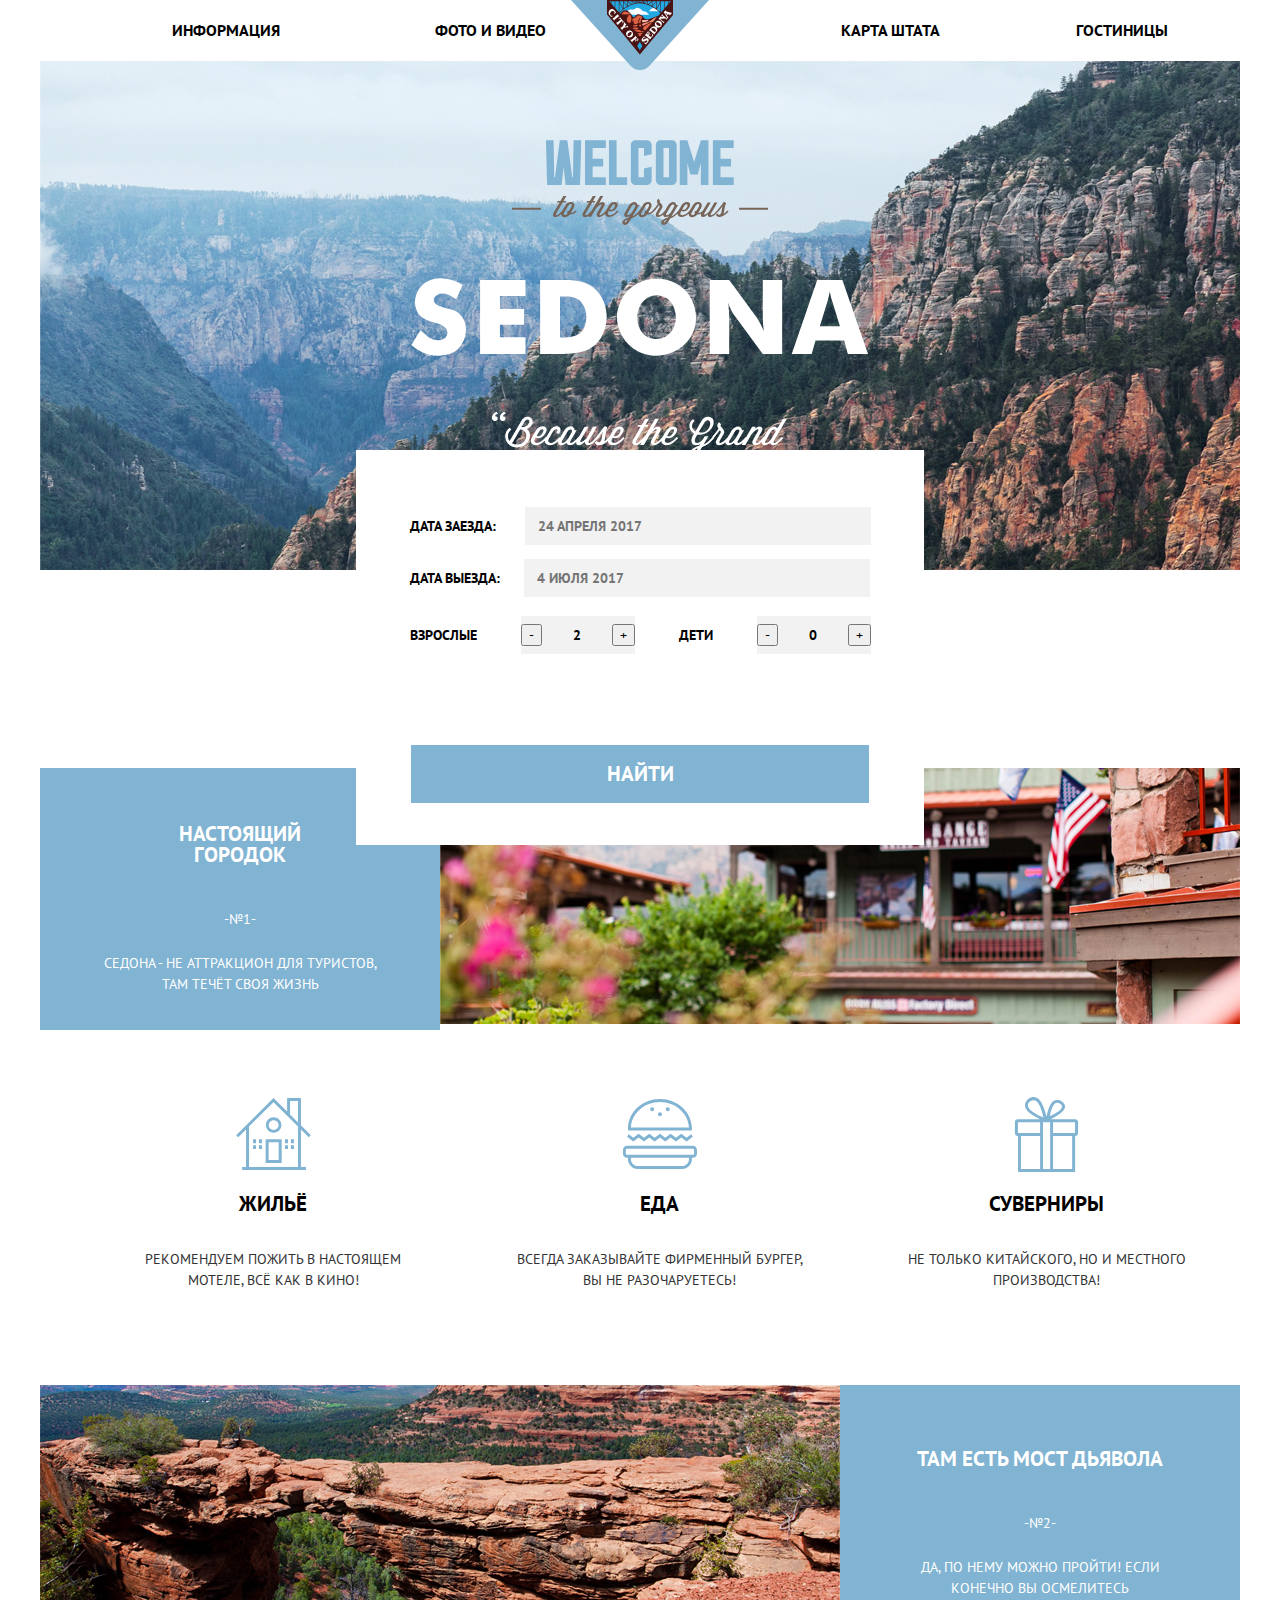
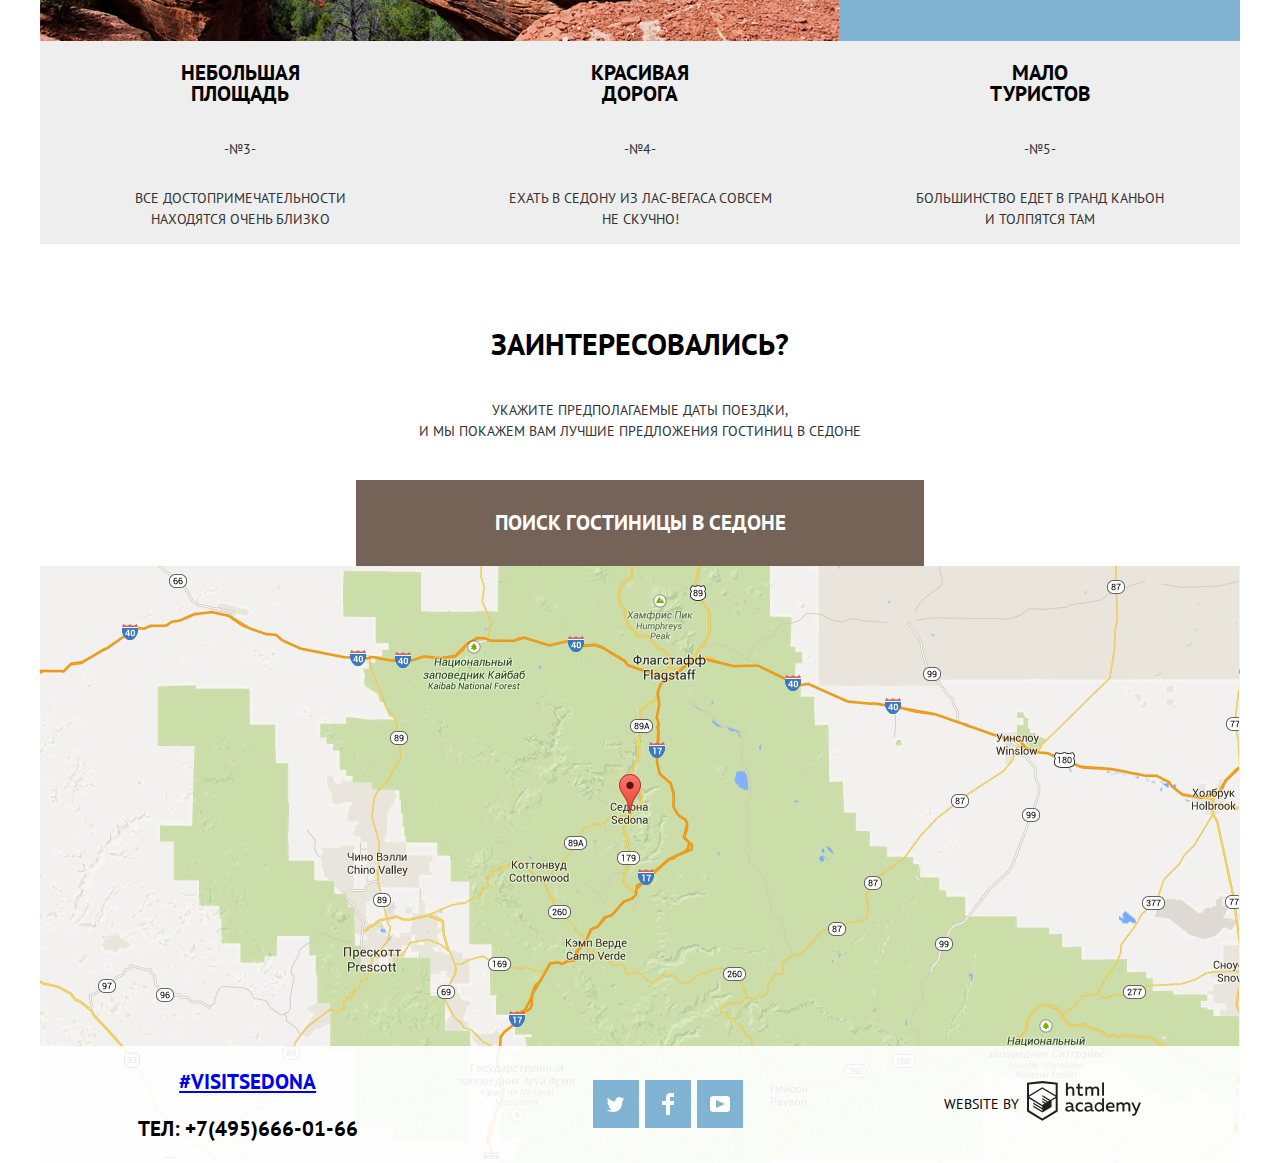
<file: index.html>
<!DOCTYPE html>
<html class="page" lang="ru">

  <head>
    <meta charset="utf-8">
    <link href="https://fonts.googleapis.com/css2?family=PT+Sans:wght@400;700&display=swap" rel="stylesheet">
    <link rel="preconnect" href="https://fonts.gstatic.com">
    <link rel="stylesheet" href="css/normalize.css">
    <link rel="stylesheet" href="css/style.css"> 
    
    <link rel="apple-touch-icon" sizes="180x180" href="image/apple-touch-icon.png">
    <link rel="icon" type="image/png" sizes="32x32" href="image/favicon-32x32.png">
    <link rel="icon" type="image/png" sizes="16x16" href="image/favicon-16x16.png">
    <link rel="manifest" href="image/site.webmanifest">
    <link rel="mask-icon" href="image/safari-pinned-tab.svg" color="#5bbad5">
    <meta name="msapplication-TileColor" content="#da532c">
    <meta name="theme-color" content="#ffffff">
    
    <meta name="viewport" content="width=device-width, initial-scale=1.0">
    <title>HTML Academy: Седона</title>
  </head>


  <body class="page-body">

    <div class="index-grid">

    <header class="main-header">
      <nav class="main-navigation">
          <ul class="site-navigation">
            <li class="list-nav-item list-unstyled"><a href="#">Информация</a></li>
            <li class="list-nav-item list-unstyled"><a href="#">Фото и видео</a></li>
            <li class="list-nav-item list-unstyled"><a href="#">Карта штата</a></li>
            <li class="list-nav-item list-unstyled"><a href="catalog.html">Гостиницы</a></li>
          </ul>
          <a class="main-header-logo">
            <img src="image/logo.svg" width="138" height="70" alt="Логотип города Седона">
          </a>
      </nav>

    </header>


    <main class="main-container">

      <div class="logo-index">      
        <!--<img  class="main-photo" src="image/main-background-photo.jpg" width="1200" height="509" alt="Каньон города Седона">-->
        <!--<img class="logo-welcome" src="image/welcome.svg" alt="Добро пожаловать в город Седона" width="456" height="350">-->   
      </div>

      <section>

        <article class="promo">
          <h2 class="main-header-title text-center promo-content">Седона - небольшой городок в аризоне, заслуживающий большего!</h2>
          <p class="main-text-content text-center text-content">Рассмотрим 5 причин, по которым Седона круче, чем Гранд Каньон!</p>
        </article>

        <article class="main-card">
          <div class="benefits">
            <h3 class="main-title">Настоящий<br> городок</h3>
            <p class="main-card-text">-№1-</p>
            <p class="main-card-text">Седона - не аттракцион для туристов, там течёт своя жизнь</p>
          </div>
          <div>
            <img src="image/city-of-sedona.jpg" width="800" height="256" alt="Фото города Седона">
          </div>
        </article>

        <section class="features">
          <ul class="features-list">
            <li class="feature-item list-unstyled text-center">
              <img src="image/icon-house.svg" width="75" height="76">
              <h3 class="features-title">Жильё</h3>
              <p class="features-text-content">Рекомендуем пожить в настоящем<br> мотеле, всё как в кино!</p>
            </li>
            <li class="feature-item list-unstyled text-center">
              <img src="image/icon-burger.svg" width="75" height="76">
              <h3 class="features-title">Еда</h3>
              <p class="features-text-content">Всегда заказывайте фирменный бургер,<br> вы не разочаруетесь!</p>
            </li>
            <li class="feature-item list-unstyled text-center">
              <img src="image/icon-gifts.svg" width="75" height="76">
              <h3 class="features-title">Суверниры</h3>
              <p class="features-text-content">Не только китайского, но и местного<br> производства!</p>
            </li>
          </ul>
        </section>

        <article class="main-card">
          <img src="image/devil's-bridge.jpg" width="800" height="256" alt="Мост Дьявола">
          <div class="benefits">
            <h3 class="main-title">Там есть мост дьявола</h3>
            <p class="main-card-text">-№2-</p>
            <p class="main-card-text">Да, по нему можно пройти! Если конечно вы осмелитесь</p>
          </div>
        </article>

        <section class="features-block">

          <article class="feature-block">
            <h3 class="features-title">Небольшая<br> площадь</h3>
            <p class="main-text-content">-№3-</p>
            <p class="main-text-content">Все достопримечательности<br> находятся очень близко</p>
          </article>  

          <article class="feature-block">
            <h3 class="features-title">Красивая<br> дорога</h3>
            <p class="main-text-content">-№4-</p>
            <p class="main-text-content">Ехать в Седону из Лас-Вегаса совсем<br> не скучно!</p>
          </article>

          <article class="feature-block">
            <h3 class="features-title">Мало<br> туристов</h3>
            <p class="main-text-content">-№5-</p>
            <p class="main-text-content">Большинство едет в гранд Каньон<br>и толпятся там</p>
          </article>
          
        </section>  

      </section>

      <section class="search">
        <p class="caption">Заинтересовались?</p>
        <p class="main-text-content">Укажите предполагаемые даты поездки,<br> и мы покажем вам лучшие предложения гостиниц в Седоне</p>
        <button class="search-house" type="submit">
          Поиск гостиницы в Седоне
        </button>
      </section>

    </main>


    <footer class="main-footer main-footer-img">

      <!--<img class="footer-map" src="image/map.jpg" width="1200" height="600" alt="Каньон на карте штата">-->

      <section class="footer-social">
        <div class="phone-block">
          <a href=#>#VISITSEDONA</a><br>
          <p class="contacts-block">
            ТЕЛ: <a class="contacts-phone" href="tel:+7(495)6660166">+7(495)666-01-66</a>
          </p>
        </div>

        <div>
          <ul class="footer-social-list">
            <li class="footer-social-item list-unstyled">
              <a class="social-button" href="#">
                <svg class="social-icon" width="17" height="16" viewBox="0 0 17 16" fill="none" xmlns="http://www.w3.org/2000/svg">
                  <path d="M10.95 1.14409C12.635 0.648089 13.934 1.41409 14.527 2.32309C15.2 2.09209 15.858 1.84209 16.538 1.61509C16.5249 
                  2.30145 16.2117 2.94761 15.681 3.38309C16.366 3.55309 16.985 2.89209 16.985 2.89209C16.816 3.89209 15.979 4.68009 15.422 
                  4.91609C15.191 11.6661 12.247 16.1331 5.34498 15.9981H4.89898C4.48898 15.9981 0.734977 15.5381 0.000976562 14.1111C2.27198 14.3071 
                  3.89398 13.6891 4.69398 12.9341C3.73398 12.6341 2.01498 12.4571 1.71498 9.98409C2.06398 10.0901 2.27898 10.2121 2.90498 10.1031C1.70498 
                  9.24709 0.373977 8.53009 0.447977 6.33009C0.732977 6.65809 1.51498 6.86609 1.78798 6.80209C1.08498 6.56109 -0.182023 3.44209 0.893977 1.85009C2.71198 
                  3.70409 4.62898 5.45609 8.04598 5.62309C8.25398 3.33009 9.18298 1.79309 10.95 1.14409Z" fill="#ffffff"/>
                </svg>
              </a>
            </li>
            <li class="footer-social-item list-unstyled">
              <a class="social-button" href="#">
                <svg class="social-icon" width="12" height="22" viewBox="0 0 12 22" fill="none" xmlns="http://www.w3.org/2000/svg">
                  <path d="M12 4V0H8C5.79086 0 4 1.79086 4 4V8H0V12H4V22H8V12H12V8H8V4H12Z" fill="#ffffff"/>
                </svg>                
              </a>
            </li>
            <li class="footer-social-item list-unstyled">
              <a class="social-button" href="#">
                <svg class="social-icon" width="20" height="16" viewBox="0 0 20 16" fill="none" xmlns="http://www.w3.org/2000/svg">
                  <path fill-rule="evenodd" clip-rule="evenodd" d="M3 0H17C18.65 0 20 1.35 20 3V13C20 14.65 18.65 16 17 
                  16H3C1.35 16 0 14.65 0 13V3C0 1.35 1.35 0 3 0ZM6.027 4.002V11.998L15.014 8L6.027 4.002Z" fill="#ffffff"/>
                </svg>                
              </a>
            </li>
          </ul>
        </div>

        <div class="copyright">
          <p class="name-copyright-site">WEBSITE BY</p>
          <a class="button-logo" target="_blank" href="https://htmlacademy.ru/intensive/htmlcss">
            <img src="image/logo-htmlacademy.svg" alt="Логотип школы онлайн-образования HTML Academy">
          </a>
        </div>

      </section>

    </footer>

    </div>
    
    <section class="modal">
        
      <form class="date-form" action="" method="POST">

        <p>
          <label for="">Дата заезда:</label>
          <input class="form-icon date-input" type="text" placeholder="24 апреля 2017">
        </p>
        <p>
          <label for="">Дата выезда:</label>
          <input class="form-icon" type="text" name="" id="" placeholder="4 июля 2017">
        </p>

        <div class="main-switch-block">
        
            <p>Взрослые</p>
            <div class="block-switch">
              <button class="switch-btn switch-btn-down">-</button>
              <p>2</p>
              <button class="switch-btn switch-btn-up">+</button>
            </div>
          
          
            <p>Дети</p>
            <div class="block-switch">
              <button class="switch-btn switch-btn-down">-</button>
              <p>0</p>
              <button class="switch-btn switch-btn-up">+</button>
            </div>
        
        </div>


      </form>

      <button type="button" class="modal-btn">Найти</button>
    </section>
    <!--<p>Репозиторий создан для обучения на профессиональном онлайн‑курсе «<a href="https://htmlacademy.ru/intensive/htmlcss">HTML и CSS, уровень 1</a>».</p>-->


  </body>
</html>
</file>
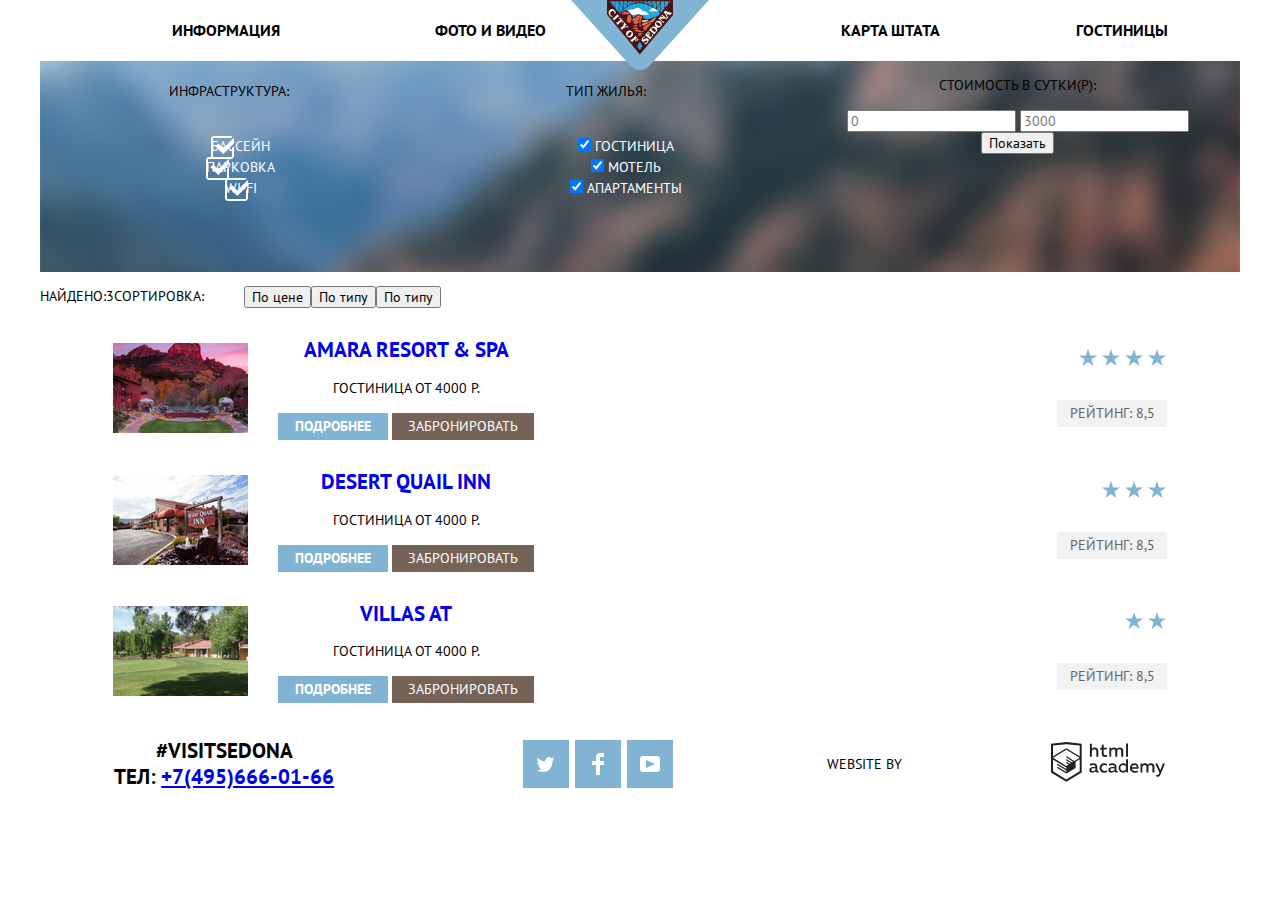
<file: catalog.html>
<!DOCTYPE html>
<html class="page" lang="ru">

  <head>
    <meta charset="utf-8">
    <link href="https://fonts.googleapis.com/css2?family=PT+Sans:wght@400;700&display=swap" rel="stylesheet">
    <link rel="preconnect" href="https://fonts.gstatic.com">
    <link rel="stylesheet" href="css/normalize.css">
    <link rel="stylesheet" href="css/style.css"> 
    
    <link rel="apple-touch-icon" sizes="180x180" href="image/apple-touch-icon.png">
    <link rel="icon" type="image/png" sizes="32x32" href="image/favicon-32x32.png">
    <link rel="icon" type="image/png" sizes="16x16" href="image/favicon-16x16.png">
    <link rel="manifest" href="image/site.webmanifest">
    <link rel="mask-icon" href="image/safari-pinned-tab.svg" color="#5bbad5">
    <meta name="msapplication-TileColor" content="#da532c">
    <meta name="theme-color" content="#ffffff">
    
    <meta name="viewport" content="width=device-width, initial-scale=1.0">
    <title>HTML Academy: Седона</title>
  </head>


  <body class="page-body">

    <div class="index-grid">

    <header class="main-header">

      <header class="main-header">
        <nav class="main-navigation">
            <ul class="site-navigation">
              <li class="list-navigation-item list-unstyled"><a href="#">Информация</a></li>
              <li class="list-navigation-item list-unstyled"><a href="#">Фото и видео</a></li>
              <li class="list-navigation-item list-unstyled"><a href="#">Карта штата</a></li>
              <li class="list-navigation-item list-unstyled"><a href="catalog.html">Гостиницы</a></li>
            </ul>
            <a href="index.html" class="main-header-logo">
              <img src="image/logo.svg" width="138" height="70" alt="Логотип города Седона">
            </a>
        </nav>
  
      </header>


    <main class="container">

      <section>

        <div class="apartment-filters">
          <div>
            <form class="filters" method="GET" action="https://echo.htmlacademy.ru">
              <fieldset>
                <legend>Инфраструктура:</legend>
                  <ul class="list-unstyled">
                    <li>
                      <label class="check option" for="pool">
                        <input class="check-input" type="checkbox" name="options" id="pool" checked>
                        <span class="check-box"></span>
                        Бассейн
                      </label>
                    </li>
                    <li>
                      <label class="check option" for="parking">
                        <input class="check-input" type="checkbox" name="options" id="parking">
                        <span class="check-box"></span>
                        Парковка
                      </label>
                    </li>
                    <li>
                      <label class="check option" for="wi-fi">
                        <input class="check-input" type="checkbox" name="options" id="wi-fi">
                        <span class="check-box"></span>
                        WI-FI
                      </label>
                    </li>
                  </ul>
              </fieldset>
            </form>
          </div>
          <div>
            <form class="filters" action="">
              <fieldset>
                <legend>Тип жилья:</legend>
                  <ul class="list-unstyled">
                    <li>
                      <input type="checkbox" name="house" id="hotel" checked>
                      <label for="hotel">Гостиница</label>
                    </li>
                    <li>
                      <input type="checkbox" name="house" id="motel" checked>
                      <label for="motel">Мотель</label>
                    </li>
                    <li>
                      <input type="checkbox" name="house" id="apartment" checked>
                      <label for="apartment">Апартаменты</label>
                    </li>
                  </ul>
              </fieldset>
            </form>
          </div>

          <div>
            <p>Стоимость в сутки(Р):</p>
            <input type="number" placeholder="0">
            <input type="number" placeholder="3000">
            <div class="range"></div>
            <button>Показать</button>
          </div>

        </div>

        <div class="select-house">
        
          <div class="sort-button-block">
            <p>Найдено:3</p>
            <p>Сортировка:</p>
            <ul class="sort-price-btn">
              <li class="list-unstyled"><button>По цене</button></li>
              <li class="list-unstyled"><button>По типу</button></li>
              <li class="list-unstyled"><button>По типу</button></li>
            </ul>
          </div>

          <article class="card">
            <ul class="hotels-list">
              <li class="hotels-list-item">
                <p class="hotels-img">
                  <img src="image/hotels/amara-resort.jpg"  alt="Гостиница">
                </p>
                <div class="col-1">
                  <h2 class="hotels-heading">
                    <a href="#">Amara Resort &#38 Spa</a>
                  </h2>
                  <p class="hotels-info">
                    <span>Гостиница</span>
                    <span>От 4000 Р.</span>
                  </p>
                  <p class="hotels-btns">
                    <a href="#" class="hotels-details-btn">Подробнее</a>
                    <button class="hotels-booking-btn">Забронировать</button>
                  </p>
                </div>
                <div class="hotels-col-2">
                  <p class="hotels-stars">
                    <span class="hotels-rating-icon"></span>
                    <span class="hotels-rating-icon"></span>
                    <span class="hotels-rating-icon"></span>
                    <span class="hotels-rating-icon"></span>
                  </p>
                  <p class="hotels-rating">
                    Рейтинг: 8,5
                  </p>
                </div>
              </li>
            </ul>
          </article>

          <article class="card">
            <ul class="hotels-list">
              <li class="hotels-list-item">
                <p class="hotels-img">
                  <img src="image/hotels/desert-quail.jpg"  alt="Гостиница">
                </p>
                <div class="col-1">
                  <h2 class="hotels-heading">
                    <a href="#">Desert Quail Inn</a>
                  </h2>
                  <p class="hotels-info">
                    <span>Гостиница</span>
                    <span>От 4000 Р.</span>
                  </p>
                  <p class="hotels-btns">
                    <a href="#" class="hotels-details-btn">Подробнее</a>
                    <button class="hotels-booking-btn">Забронировать</button>
                  </p>
                </div>
                <div class="hotels-col-2">
                  <p class="hotels-stars">
                    <span class="hotels-rating-icon"></span>
                    <span class="hotels-rating-icon"></span>
                    <span class="hotels-rating-icon"></span>
                  </p>
                  <p class="hotels-rating">
                    Рейтинг: 8,5
                  </p>
                </div>
              </li>
            </ul>
          </article>

          <article class="card">
            <ul class="hotels-list">
              <li class="hotels-list-item">
                <p class="hotels-img">
                  <img src="image/hotels/villas-at-poco-diablo.jpg"  alt="Гостиница">
                </p>
                <div class="col-1">
                  <h2 class="hotels-heading">
                    <a href="#">Villas At</a>
                  </h2>
                  <p class="hotels-info">
                    <span>Гостиница</span>
                    <span>От 4000 Р.</span>
                  </p>
                  <p class="hotels-btns">
                    <a href="#" class="hotels-details-btn">Подробнее</a>
                    <button class="hotels-booking-btn">Забронировать</button>
                  </p>
                </div>
                <div class="hotels-col-2">
                  <p class="hotels-stars">
                    <span class="hotels-rating-icon"></span>
                    <span class="hotels-rating-icon"></span>
                  </p>
                  <p class="hotels-rating">
                    Рейтинг: 8,5
                  </p>
                </div>
              </li>
            </ul>
          </article>


        </div>

      </section>   

    </main>


    <footer class="main-footer">

      <section class="footer-social">
          <p>
            #VISITSEDONA<br>
            ТЕЛ: <a href="tel:+7(495)666-01-66">+7(495)666-01-66</a>
          </p>

          <ul class="footer-social-list">
            <li class="list-unstyled">
              <a class="social-button" href="#">
                <svg width="17" height="16" viewBox="0 0 17 16" fill="none" xmlns="http://www.w3.org/2000/svg">
                  <path d="M10.95 1.14409C12.635 0.648089 13.934 1.41409 14.527 2.32309C15.2 2.09209 15.858 1.84209 16.538 1.61509C16.5249 
                  2.30145 16.2117 2.94761 15.681 3.38309C16.366 3.55309 16.985 2.89209 16.985 2.89209C16.816 3.89209 15.979 4.68009 15.422 
                  4.91609C15.191 11.6661 12.247 16.1331 5.34498 15.9981H4.89898C4.48898 15.9981 0.734977 15.5381 0.000976562 14.1111C2.27198 14.3071 
                  3.89398 13.6891 4.69398 12.9341C3.73398 12.6341 2.01498 12.4571 1.71498 9.98409C2.06398 10.0901 2.27898 10.2121 2.90498 10.1031C1.70498 
                  9.24709 0.373977 8.53009 0.447977 6.33009C0.732977 6.65809 1.51498 6.86609 1.78798 6.80209C1.08498 6.56109 -0.182023 3.44209 0.893977 1.85009C2.71198 
                  3.70409 4.62898 5.45609 8.04598 5.62309C8.25398 3.33009 9.18298 1.79309 10.95 1.14409Z" fill="#ffffff"/>
                </svg>
              </a>
            </li>
            <li class="list-unstyled">
              <a class="social-button" href="#">
                <svg width="12" height="22" viewBox="0 0 12 22" fill="none" xmlns="http://www.w3.org/2000/svg">
                  <path d="M12 4V0H8C5.79086 0 4 1.79086 4 4V8H0V12H4V22H8V12H12V8H8V4H12Z" fill="#ffffff"/>
                </svg>                
              </a>
            </li>
            <li class="list-unstyled">
              <a class="social-button" href="#">
                <svg width="20" height="16" viewBox="0 0 20 16" fill="none" xmlns="http://www.w3.org/2000/svg">
                  <path fill-rule="evenodd" clip-rule="evenodd" d="M3 0H17C18.65 0 20 1.35 20 3V13C20 14.65 18.65 16 17 
                  16H3C1.35 16 0 14.65 0 13V3C0 1.35 1.35 0 3 0ZM6.027 4.002V11.998L15.014 8L6.027 4.002Z" fill="#ffffff"/>
                </svg>                
              </a>
            </li>
          </ul>
  
          <p class="copyright">
            WEBSITE BY
          </p>
          <a href="https://htmlacademy.ru/intensive/htmlcss" target="_blank">
            <img src="image/logo-htmlacademy.svg" alt="Логотип школы онлайн-образования HTML Academy">
          </a>
          
      </section>

    </footer>

    </div>

  </body>
  </html>
</file>
<file: css/style.css>
/* Variables */

:root {
  --color-brow-default: #766357;
  --color-brow-hover: #604E43;
  --color-brow-active: #503E33;
  --color-pale-brow: #6A6A6A;
  --color-brow-button: #503E33;
  --color-blue: #81B3D2;
  --color-blue-button: #669EC0;
  --color-blue-active: #5496BD;
  --color-dark-brow: #333333;
  --color-black: #000000;
  --color-white: #ffffff;
  --color-grey: #EEEEEE;
  --color-ligth-grey: #A9A9A9;
  --color-ultra-light-grey: #CACACA;
  --color-text-active: rgba(255, 255, 255, 0.3);
  --color-dark-white: #F2F2F2;
  --color-dark-grey: #666666;
  --color-form-grey: #EBEBEB;
  --main-font-family: PT Sans, Arial, sans-serif; 
}

.page {
  height: 100%;
}

.page-body {
  display: grid;
  grid-template-rows: min-content 1fr min-content;
  align-content: start;
  box-sizing: border-box;
  margin: 0;
  padding: 0;
  font-family: var(--main-font-family);
  font-size: 14px;
  line-height: 21px;
  font-weight: 400;
  font-style: normal;
  text-transform: uppercase;
  text-align: center;
  background-color: var(--color-white);
  min-height: 100%;
  min-width: 1200px; 
}

.index-grid {
  display: grid;
  width: 1200px;
  margin: 0 auto;
  padding: 0 40px;
}


.main-container {
  display: grid;
}


/* User navigation */



.site-navigation {
 display: flex;
 flex-wrap: wrap;
 padding: 20px 0 20px 0;
 align-items: center;
 margin: 0;
}

.site-navigation li {
  width: 25%;
  box-sizing: border-box;
}

.site-navigation li:last-child,
.site-navigation li:nth-last-child(2) {
  text-align: right;
}

.site-navigation li:last-child {
  padding-right: 72px;
}

.site-navigation li:first-child {
  padding-left: 72px;
}

.main-header .main-header-logo {
  position: absolute;
  left: 50%;
  transform: translate(-50%);
}

.site-navigation a:hover {
  color: var(--color-blue);
}

.site-navigation a:focus {
  color: var(--color-ultra-light-grey);
}

.main-navigation a {
  text-decoration: none;
  color: var(--color-black)
}


.promo {
  display: flex;
  flex-direction: column;
  align-items: center;
  width: 1200px;
}

.promo-content {
  width: 470px;
  margin-top: 42.5px;
  margin-bottom: 93.5;
  line-height: 26px;
}

.text-content {
  width: 519px;
  margin-bottom: 51px;
  line-height: 26px;
}

.main-card {
  display: flex;
}

.main-card-text {
  width: 300px;
  margin: 23px 50px 0px 50px;
  font-style: normal;
  font-weight: 400;
  font-size: 14px;
  line-height: 21px;
  color: var(--color-white);
}

.benefits {
  display: flex;
  flex-direction: column;
  justify-content: center;
  text-align: center;
  width: 400px;
  background-color: var(--color-blue);
}

.features {
  display: grid;
}

.features-list {
  display: grid;
  grid-template-columns: 1fr 1fr 1fr;
}

.feature-item { 
  display: flex;
  flex-direction: column;
  align-items: center;
  text-align: center;
  padding-top: 52px;
}

.features-text-content {
  margin-bottom: 80px;
  font-style: normal;
  font-weight: 400;
  font-size: 14px;
  line-height: 21px;
  color: var(--color-dark-brow);
}


.features-block {
  display: grid;
  grid-template-columns: 1fr 1fr 1fr;
  width: 1200px;
  background-color: var(--color-grey); 
}

.feature-block {
  display: grid;
  justify-self: center;
  text-align: center;
}

.search {
  display: flex;
  flex-direction: column;
  align-items: center;
  text-align: center;
  margin-top: 58px;
}

.search-house {
  width: 568px;
  height: 86px;
  margin-top: 24px;
  background-color: var(--color-brow-default);
  font-family: PT Sans, Arial, sans-serif;
  font-size: 21px;
  font-style: normal;
  text-transform: uppercase;
  font-weight: 700;
  color: var(--color-white);
  border: 0;
  cursor: pointer;
  outline: none;
}

.search-house:hover,
.card-button:hover {
  background-color: var(--color-brow-hover);
}

.search-house:active,
.card-button:active {
  background-color: var(--color-brow-active);
  color: rgba(255 ,255 ,255, 0.3)
}

.logo-index {
  width: 1200px;
  height: 509px;
  background:
    url(/image/welcome.svg) 50% 50% no-repeat,
    url(/image/main-background-photo.jpg) no-repeat;
}

.logo-index::after {
  width: 1200px;
  height: 57px;
  background: url(image/header-ornament.svg) 50% 50% no-repeat;
}

/* Main navigation */

.main-navigation {
  display: grid;
  font-size: 16px;
  font-weight: 700;
}


.main-header-title {
  font-style: normal;
  font-weight: 700;
  font-size: 21px;
}

.main-title {
  font-style: normal;
  font-weight: 700;
  font-size: 21px;
  line-height: 21px;
}

.features-title {
  font-weight: 700;
  font-style: normal;
  font-size: 21px;
  line-height: 21px;
}

.features-text-content {
  margin-bottom: 80px;
  font-style: normal;
  font-weight: 400;
  font-size: 14px;
  line-height: 21px;
  color: var(--color-dark-brow);
}

.main-text-content {
  font-style: normal;
  font-weight: 400;
  font-size: 14px;
  line-height: 21px;
  color: var(--color-dark-brow);
}


.caption {
  font-style: normal;
  font-weight: 700;
  font-size: 30px;
  line-height: 24px;;
}

.list-unstyled {
  list-style: none;
}


/* Footer */

.page .main-footer {
  display: flex;
  flex-direction: column;
  justify-content: flex-end;
}

.page .main-footer-img {
  background-image: url(/image/map.jpg);

  height: 597px;
}

.footer-social {
  background-color: rgba(255, 255, 255, 0.9);
}

.footer-social {
  display: flex;
  justify-content: space-around;
  align-items: center;
  font-style: normal;
  font-weight: 700;
  font-size: 21px;
  line-height: 26px;
  text-transform: uppercase;
}

.footer-social-list {
  display: flex;
}

.footer-social .copyright {
  display: flex;
  align-items: center;
  font-size: 14px;
  line-height: 26px;
  font-weight: 400;
}

.copyright .name-copyright-site {
  margin-right: 8px;
}

.phone-block {
  padding-top: 23px;
}


.social-button {
  display: flex;
  align-items: center;
  justify-content: center;
  margin-right: 6px;
  width: 46px;
  height: 48px;
  background-color: var(--color-blue);
}

.social-icon:nth-child(3) {
  padding: 16px 16px 16px 13px;
}


.social-button:hover,
.social-button:focus {
  background-color: var(--color-blue-button);
}

.social-button:active {
  background-color: var(--color-blue-active);
}

.contacts-block a {
  color: var(--color-black);
  text-decoration: none;
}

/* Features */

.text-center {
  text-align: center;
}

.benefits .main-text-content, .main-title {
  color: var(--color-white);
}


/* ------ Catalog Styles ------ */

.apartment-filters { 
  display: flex;
  justify-content: space-around;
  background-image: url(/image/background-photo-inner-page.jpg);
  background-repeat: no-repeat;
}


.filters fieldset {
  padding-top: 20px;
  margin-top: 20px;
  margin-bottom: 50px;
  width: 250px;
  border: none;
}

.filters ul {
  display: flex;
  flex-direction: column;
  color: var(--color-white);
  font-size: 14px;
  line-height: 21px;
}



/* СheckBox Block */

    /* Check */

.check {
  padding-right: 16px;
}

.check-input {
  position: absolute;
  appearance: none;
}

.check-box {
  position: absolute;
  margin-right: 36px;
  width: 23px;
  height: 23px;
  background-image: url(/image/checkbox-on.svg);
}



.sort-button-block {
  display: flex;
  flex-direction: row;
  align-items: center;
  width: 1200px;
}

.sort-price-btn {
  display: flex;
  flex-direction: row;
  justify-content: space-between;

}

.select-house .card {
  display: grid;
}


/* Hotel Item */

.card {
  width: 1054px;
  margin: 0 auto;
}

.card a {
  text-decoration: none;
}

.hotels-list {
  list-style: none;
  margin: 0;
  padding: 0;
}

.hotels-list-item {
  display: flex;
  align-items: center;
}

.hotels-img {
  width: 135px;
  height: 90px;
  margin-right: 30px;
}

.col-1 {
  margin-right: auto;
}

.hotels-col-2 {
  display: flex;
  flex-direction: column;
  justify-content: space-between;
}

.hotels-stars {
  margin-top: 0;
  text-align: right;
}

.hotels-rating {
  display: flex;
  align-items: center;
  justify-content: center;
  margin-bottom: 0;
  width: 110px;
  height: 27px;
  background-color: var(--color-dark-white);
  color: var(--color-dark-grey);
  font-size: 14px;
  font-weight: 400;
}

.hotels-rating-icon {
  display: inline-block;
  width: 19px;
  height: 17px;
  background-image: url(/image/raiting-stars.svg);
}

.hotels-booking-btn {
  width: 142px;
  height: 27px;
  padding: auto;
  color: var(--color-white);
  background-color: var(--color-brow-default);
  font-family: var(--main-font-family);
  font-size: 14px;
  line-height: 21px;
  text-transform: uppercase;
  border: none;
  outline: none;
}

.hotels-details-btn {
  display: inline-block;

  width: 110px;
  height: 24px;
  padding-top: 3px;
  color: var(--color-white);
  background-color: var(--color-blue);
  font-family: var(--main-font-family);
  font-size: 14px;
  line-height: 21px;
  font-weight: 700;
  text-transform: uppercase;
  border: none;
  outline: none;
  text-align: center;
}

.hotels-details-btn:hover {
  background-color: var(--color-blue-button);
}

.hotels-details-btn:active {
  background-color: var(--color-blue-active);
  color: var(--color-text-active);
}

/* Modal */

.modal {
  display: flex;
  flex-direction: column;
  align-items: center;
  justify-content: space-around;
  position: fixed;
  width: 568px;
  left: 50%;
  transform: translate(-50%);
  top: 50%;
  height: 395px;
  background-color: var(--color-white);

}

.modal .modal-btn {
  width: 458px;
  height: 58px;
  background-color: var(--color-blue);
  outline-color: var(--color-blue);
  border: none;
  font-family: var(--main-font-family);
  font-weight: 700;
  font-size: 21px;
  line-height: 26px;
  color: var(--color-white);
  text-transform: uppercase;
}

.date-form input[type="text"] {
  box-sizing: border-box;
  width: 346px;
  height: 38px;
  padding-left: 13px;
  border: var(--color-dark-white);
  background-color: var(--color-dark-white);
  font-family: var(--main-font-family);
  font-style: normal;
  font-weight: 700;
  font-size: 14px;
  line-height: 26px;
  text-transform: uppercase;
}

.date-form input[type="text"]:hover {
  background-color: var(--color-form-grey);
  outline-color: var(--color-form-grey);
}

.date-form input[type="text"]:active {
  background-color: var(--color-white);
  border-color: var(--color-form-grey);
  outline-color: var(--color-form-grey);
}

.date-input {
  margin-left: 5px;
}

.form-icon {

}

.date-form label { 
  font-family: var(--main-font-family);
  font-style: normal;
  font-weight: bold;
  line-height: 26px;
  padding-right: 20px; 
  font-size: 14px;
}


.block-switch {
  display: flex;
  flex-direction: row;
  justify-content: space-between;
  align-items: center;
  width: 114px;
  height: 38px;
  background-color: var(--color-dark-white);
}

.main-switch-block {
  display: flex;
  flex-direction: row;
  justify-content: space-between;
  align-items: center;
  color: var(--color-black);
  font-weight: 700;
}
</file>
